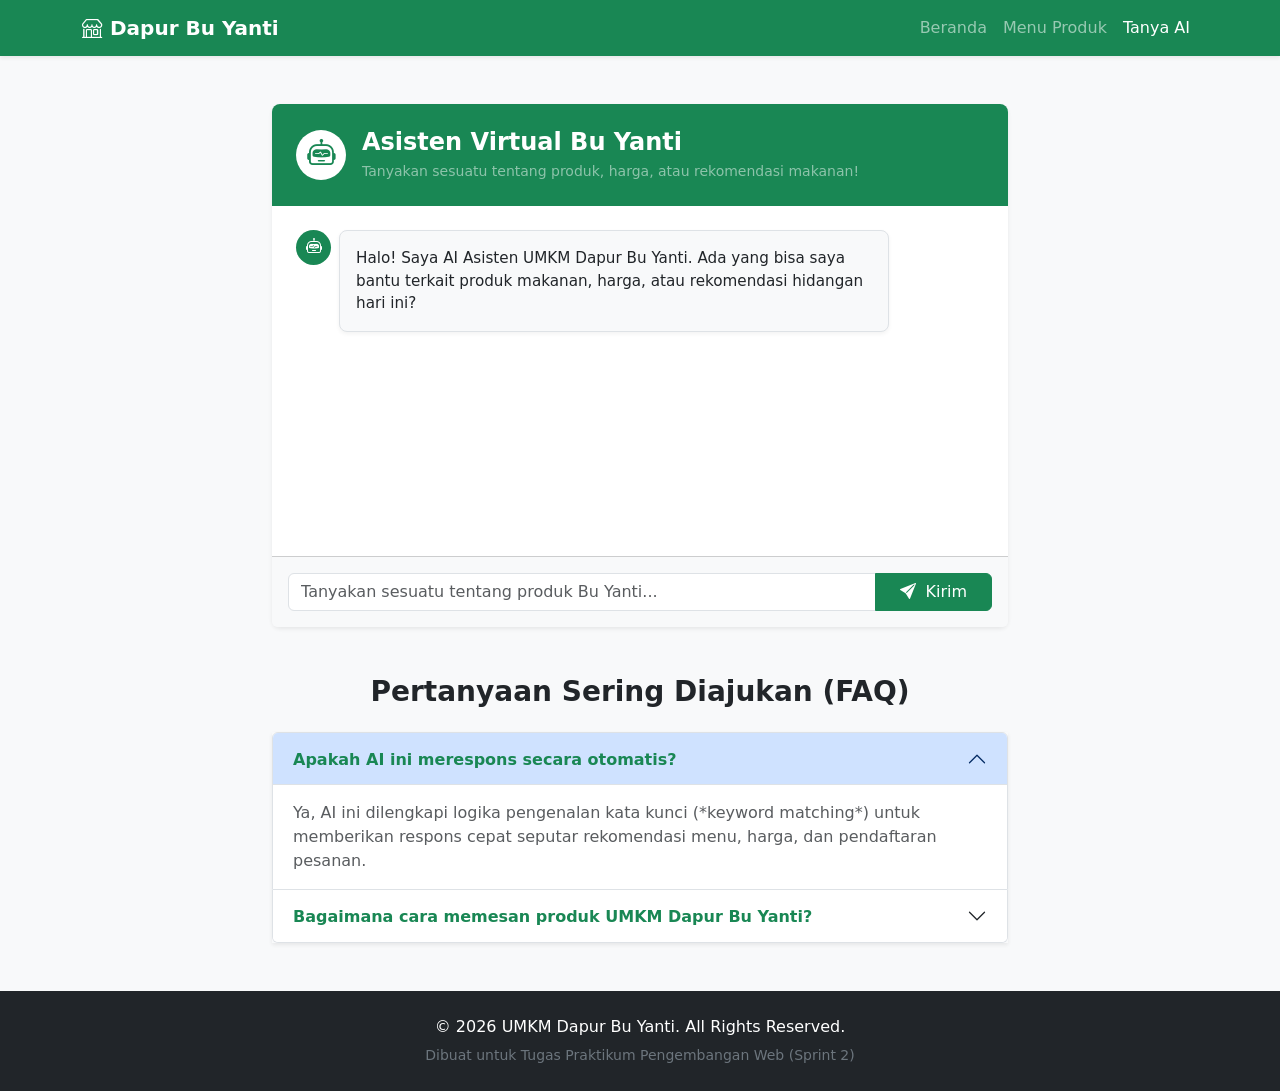
<file: tanya-ai.html>
<!DOCTYPE html>
<html lang="id">
<head>
    <meta charset="UTF-8">
    <meta name="viewport" content="width=device-width, initial-scale=1.0">
    <title>Dapur Bu Yanti - Tanya AI</title>
    <link href="https://cdn.jsdelivr.net/npm/bootstrap@5.3.3/dist/css/bootstrap.min.css" rel="stylesheet">
    <link rel="stylesheet" href="https://cdn.jsdelivr.net/npm/bootstrap-icons@1.11.3/font/bootstrap-icons.min.css">
    <link rel="stylesheet" href="style.css">
</head>
<body class="d-flex flex-column min-vh-100 bg-light">

    <header>
        <nav class="navbar navbar-expand-lg navbar-dark bg-success shadow-sm">
            <div class="container">
                <a class="navbar-brand fw-bold" href="index.html">
                    <i class="bi bi-shop me-2"></i>Dapur Bu Yanti
                </a>
                <button class="navbar-toggler" type="button" data-bs-toggle="collapse" data-bs-target="#navbarNav">
                    <span class="navbar-toggler-icon"></span>
                </button>
                <div class="collapse navbar-collapse" id="navbarNav">
                    <ul class="navbar-nav ms-auto">
                        <li class="nav-item"><a class="nav-link" href="index.html">Beranda</a></li>
                        <li class="nav-item"><a class="nav-link" href="menu.html">Menu Produk</a></li>
                        <li class="nav-item"><a class="nav-link active" aria-current="page" href="tanya-ai.html">Tanya AI</a></li>
                    </ul>
                </div>
            </div>
        </nav>
    </header>

    <main class="flex-grow-1 container py-5">
        <div class="row justify-content-center">
            <div class="col-12 col-lg-8">
                
                <!-- Chat AI Header Banner -->
                <div class="card shadow-sm border-0 mb-4 rounded-3">
                    <div class="card-body bg-success text-white p-4 rounded-top-3">
                        <div class="d-flex align-items-center">
                            <div class="bg-white text-success rounded-circle p-3 me-3 d-flex align-items-center justify-content-center" style="width: 50px; height: 50px;">
                                <i class="bi bi-robot fs-3"></i>
                            </div>
                            <div>
                                <h4 class="mb-1 fw-bold">Asisten Virtual Bu Yanti</h4>
                                <p class="mb-0 text-white-50 small">Tanyakan sesuatu tentang produk, harga, atau rekomendasi makanan!</p>
                            </div>
                        </div>
                    </div>

                    <!-- Area Percakapan Dinamis -->
                    <div class="card-body p-4 bg-white chat-box" id="chatBox" style="height: 350px; overflow-y: auto;">
                        
                        <!-- AI Salam Pertama -->
                        <div class="d-flex mb-3 align-items-start">
                            <div class="bg-success text-white rounded-circle me-2 d-flex align-items-center justify-content-center flex-shrink-0" style="width: 35px; height: 35px;">
                                <i class="bi bi-robot"></i>
                            </div>
                            <div class="chat-bubble-ai p-3 rounded-3 bg-light border text-dark">
                                Halo! Saya AI Asisten UMKM Dapur Bu Yanti. Ada yang bisa saya bantu terkait produk makanan, harga, atau rekomendasi hidangan hari ini?
                            </div>
                        </div>

                    </div>

                    <!-- Form Input Chat dengan Validasi -->
                    <div class="card-footer bg-light p-3">
                        <div id="errorMessage" class="alert alert-danger p-2 mb-2 small d-none" role="alert">
                            <i class="bi bi-exclamation-triangle-fill me-1"></i> Pertanyaan tidak boleh kosong!
                        </div>
                        <form id="chatForm">
                            <div class="input-group">
                                <input type="text" id="chatInput" class="form-control" placeholder="Tanyakan sesuatu tentang produk Bu Yanti..." aria-label="Pesan">
                                <button class="btn btn-success px-4" type="submit">
                                    <i class="bi bi-send-fill me-1"></i> Kirim
                                </button>
                            </div>
                        </form>
                    </div>
                </div>

                <!-- Section FAQ -->
                <section class="mt-5">
                    <h3 class="fw-bold text-center mb-4 text-dark">Pertanyaan Sering Diajukan (FAQ)</h3>
                    <div class="accordion shadow-sm" id="accordionFAQ">
                        <div class="accordion-item">
                            <h2 class="accordion-header" id="headingOne">
                                <button class="accordion-button fw-semibold text-success" type="button" data-bs-toggle="collapse" data-bs-target="#collapseOne">
                                    Apakah AI ini merespons secara otomatis?
                                </button>
                            </h2>
                            <div id="collapseOne" class="accordion-collapse collapse show" data-bs-parent="#accordionFAQ">
                                <div class="accordion-body text-muted">
                                    Ya, AI ini dilengkapi logika pengenalan kata kunci (*keyword matching*) untuk memberikan respons cepat seputar rekomendasi menu, harga, dan pendaftaran pesanan.
                                </div>
                            </div>
                        </div>

                        <div class="accordion-item">
                            <h2 class="accordion-header" id="headingTwo">
                                <button class="accordion-button collapsed fw-semibold text-success" type="button" data-bs-toggle="collapse" data-bs-target="#collapseTwo">
                                    Bagaimana cara memesan produk UMKM Dapur Bu Yanti?
                                </button>
                            </h2>
                            <div id="collapseTwo" class="accordion-collapse collapse" data-bs-parent="#accordionFAQ">
                                <div class="accordion-body text-muted">
                                    Anda dapat masuk ke halaman <strong>Menu Produk</strong>, memilih produk favorit Anda, lalu menekan tombol "Beli Sekarang".
                                </div>
                            </div>
                        </div>
                    </div>
                </section>

            </div>
        </div>
    </main>

    <footer class="bg-dark text-white py-4 mt-auto">
        <div class="container text-center">
            <p class="mb-1">&copy; 2026 UMKM Dapur Bu Yanti. All Rights Reserved.</p>
            <small class="text-secondary">Dibuat untuk Tugas Praktikum Pengembangan Web (Sprint 2)</small>
        </div>
    </footer>

    <script src="https://cdn.jsdelivr.net/npm/bootstrap@5.3.3/dist/js/bootstrap.bundle.min.js"></script>
    <script src="script.js"></script>
</body>
</html>
</file>
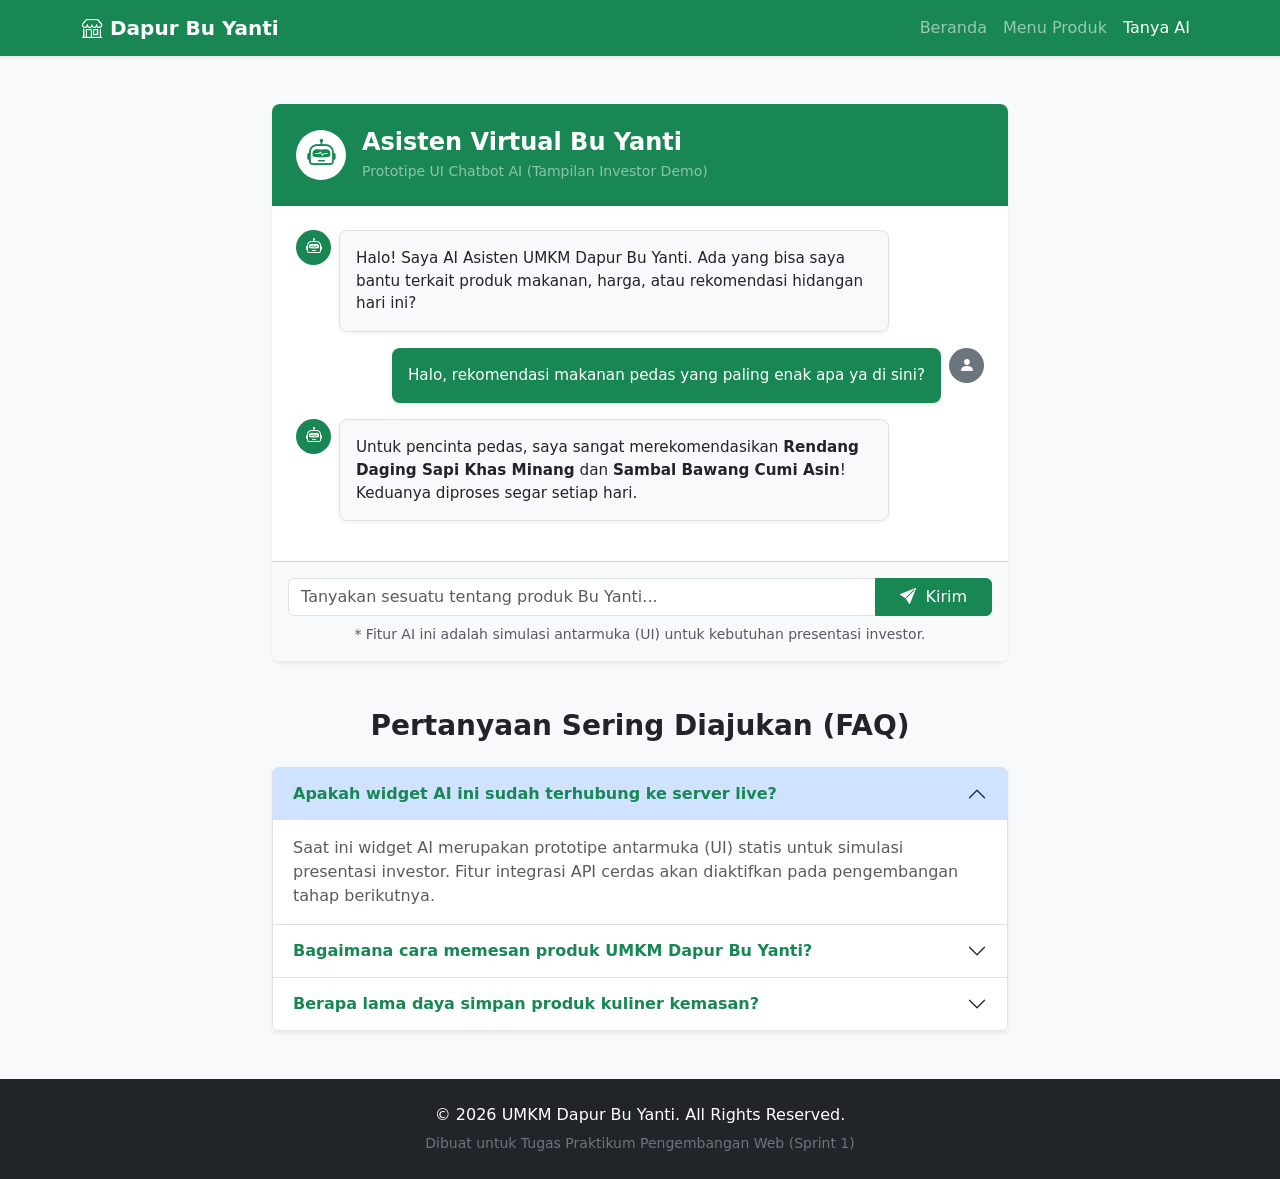
<file: tanya.ai.html>
<!DOCTYPE html>
<html lang="id">
<head>
    <meta charset="UTF-8">
    <meta name="viewport" content="width=device-width, initial-scale=1.0">
    <title>Dapur Bu Yanti - Tanya AI</title>
    <!-- Bootstrap 5 CDN CSS -->
    <link href="https://cdn.jsdelivr.net/npm/bootstrap@5.3.3/dist/css/bootstrap.min.css" rel="stylesheet">
    <!-- Bootstrap Icons -->
    <link rel="stylesheet" href="https://cdn.jsdelivr.net/npm/bootstrap-icons@1.11.3/font/bootstrap-icons.min.css">
    <!-- Custom CSS -->
    <link rel="stylesheet" href="style.css">
</head>
<body class="d-flex flex-column min-vh-100 bg-light">

    <!-- ======================================================== -->
    <!-- [NAVBAR IDENTIK - tanya-ai.html]                          -->
    <!-- Catatan: Class 'active' ada di link Tanya AI (tanya-ai)   -->
    <!-- ======================================================== -->
    <header>
        <nav class="navbar navbar-expand-lg navbar-dark bg-success shadow-sm">
            <div class="container">
                <a class="navbar-brand fw-bold" href="index.html">
                    <i class="bi bi-shop me-2"></i>Dapur Bu Yanti
                </a>
                <button class="navbar-toggler" type="button" data-bs-toggle="collapse" data-bs-target="#navbarNav" aria-controls="navbarNav" aria-expanded="false" aria-label="Toggle navigation">
                    <span class="navbar-toggler-icon"></span>
                </button>
                <div class="collapse navbar-collapse" id="navbarNav">
                    <ul class="navbar-nav ms-auto">
                        <li class="nav-item">
                            <a class="nav-link" href="index.html">Beranda</a>
                        </li>
                        <li class="nav-item">
                            <a class="nav-link" href="menu.html">Menu Produk</a>
                        </li>
                        <li class="nav-item">
                            <a class="nav-link active" aria-current="page" href="tanya-ai.html">Tanya AI</a>
                        </li>
                    </ul>
                </div>
            </div>
        </nav>
    </header>

    <!-- Main Content -->
    <main class="flex-grow-1 container py-5">
        <div class="row justify-content-center">
            <div class="col-12 col-lg-8">
                
                <!-- Chat AI Card Container -->
                <div class="card shadow-sm border-0 mb-4 rounded-3">
                    <div class="card-body bg-success text-white p-4 rounded-top-3">
                        <div class="d-flex align-items-center">
                            <div class="bg-white text-success rounded-circle p-3 me-3 d-flex align-items-center justify-content-center" style="width: 50px; height: 50px;">
                                <i class="bi bi-robot fs-3"></i>
                            </div>
                            <div>
                                <h4 class="mb-1 fw-bold">Asisten Virtual Bu Yanti</h4>
                                <p class="mb-0 text-white-50 small">Prototipe UI Chatbot AI (Tampilan Investor Demo)</p>
                            </div>
                        </div>
                    </div>

                    <!-- Area Chat Bubble Statis (Dummy) -->
                    <div class="card-body p-4 bg-white chat-box" style="min-height: 280px; max-height: 400px; overflow-y: auto;">
                        <!-- AI Bubble -->
                        <div class="d-flex mb-3 align-items-start">
                            <div class="bg-success text-white rounded-circle me-2 d-flex align-items-center justify-content-center flex-shrink-0" style="width: 35px; height: 35px;">
                                <i class="bi bi-robot"></i>
                            </div>
                            <div class="chat-bubble-ai p-3 rounded-3 bg-light border text-dark">
                                Halo! Saya AI Asisten UMKM Dapur Bu Yanti. Ada yang bisa saya bantu terkait produk makanan, harga, atau rekomendasi hidangan hari ini?
                            </div>
                        </div>

                        <!-- User Bubble -->
                        <div class="d-flex mb-3 justify-content-end align-items-start">
                            <div class="chat-bubble-user p-3 rounded-3 bg-success text-white">
                                Halo, rekomendasi makanan pedas yang paling enak apa ya di sini?
                            </div>
                            <div class="bg-secondary text-white rounded-circle ms-2 d-flex align-items-center justify-content-center flex-shrink-0" style="width: 35px; height: 35px;">
                                <i class="bi bi-person-fill"></i>
                            </div>
                        </div>

                        <!-- AI Bubble Response -->
                        <div class="d-flex mb-3 align-items-start">
                            <div class="bg-success text-white rounded-circle me-2 d-flex align-items-center justify-content-center flex-shrink-0" style="width: 35px; height: 35px;">
                                <i class="bi bi-robot"></i>
                            </div>
                            <div class="chat-bubble-ai p-3 rounded-3 bg-light border text-dark">
                                Untuk pencinta pedas, saya sangat merekomendasikan <strong>Rendang Daging Sapi Khas Minang</strong> dan <strong>Sambal Bawang Cumi Asin</strong>! Keduanya diproses segar setiap hari.
                            </div>
                        </div>
                    </div>

                    <!-- Input Form Chat Statis -->
                    <div class="card-footer bg-light p-3">
                        <form onsubmit="return false;">
                            <div class="input-group">
                                <input type="text" class="form-control" placeholder="Tanyakan sesuatu tentang produk Bu Yanti..." aria-label="Pesan">
                                <button class="btn btn-success px-4" type="button">
                                    <i class="bi bi-send-fill me-1"></i> Kirim
                                </button>
                            </div>
                            <small class="text-muted mt-2 d-block text-center">* Fitur AI ini adalah simulasi antarmuka (UI) untuk kebutuhan presentasi investor.</small>
                        </form>
                    </div>
                </div>

                <!-- Accordion FAQ -->
                <section class="mt-5">
                    <h3 class="fw-bold text-center mb-4 text-dark">Pertanyaan Sering Diajukan (FAQ)</h3>
                    <div class="accordion shadow-sm" id="accordionFAQ">
                        <div class="accordion-item">
                            <h2 class="accordion-header" id="headingOne">
                                <button class="accordion-button fw-semibold text-success" type="button" data-bs-toggle="collapse" data-bs-target="#collapseOne" aria-expanded="true" aria-controls="collapseOne">
                                    Apakah widget AI ini sudah terhubung ke server live?
                                </button>
                            </h2>
                            <div id="collapseOne" class="accordion-collapse collapse show" aria-labelledby="headingOne" data-bs-parent="#accordionFAQ">
                                <div class="accordion-body text-muted">
                                    Saat ini widget AI merupakan prototipe antarmuka (UI) statis untuk simulasi presentasi investor. Fitur integrasi API cerdas akan diaktifkan pada pengembangan tahap berikutnya.
                                </div>
                            </div>
                        </div>

                        <div class="accordion-item">
                            <h2 class="accordion-header" id="headingTwo">
                                <button class="accordion-button collapsed fw-semibold text-success" type="button" data-bs-toggle="collapse" data-bs-target="#collapseTwo" aria-expanded="false" aria-controls="collapseTwo">
                                    Bagaimana cara memesan produk UMKM Dapur Bu Yanti?
                                </button>
                            </h2>
                            <div id="collapseTwo" class="accordion-collapse collapse" aria-labelledby="headingTwo" data-bs-parent="#accordionFAQ">
                                <div class="accordion-body text-muted">
                                    Anda dapat masuk ke halaman <strong>Menu Produk</strong>, memilih produk favorit Anda, lalu menekan tombol "Beli Sekarang" untuk diarahkan langsung ke WhatsApp layanan pelanggan.
                                </div>
                            </div>
                        </div>

                        <div class="accordion-item">
                            <h2 class="accordion-header" id="headingThree">
                                <button class="accordion-button collapsed fw-semibold text-success" type="button" data-bs-toggle="collapse" data-bs-target="#collapseThree" aria-expanded="false" aria-controls="collapseThree">
                                    Berapa lama daya simpan produk kuliner kemasan?
                                </button>
                            </h2>
                            <div id="collapseThree" class="accordion-collapse collapse" aria-labelledby="headingThree" data-bs-parent="#accordionFAQ">
                                <div class="accordion-body text-muted">
                                    Produk kemasan vakum seperti Rendang dan Ayam dapat bertahan hingga 1 bulan di dalam freezer, sedangkan cemilan kering seperti Keripik Tempe tahan hingga 3 bulan.
                                </div>
                            </div>
                        </div>
                    </div>
                </section>

            </div>
        </div>
    </main>

    <!-- Footer -->
    <footer class="bg-dark text-white py-4 mt-auto">
        <div class="container text-center">
            <p class="mb-1">&copy; 2026 UMKM Dapur Bu Yanti. All Rights Reserved.</p>
            <small class="text-secondary">Dibuat untuk Tugas Praktikum Pengembangan Web (Sprint 1)</small>
        </div>
    </footer>

    <!-- Bootstrap 5 Bundle JS -->
    <script src="https://cdn.jsdelivr.net/npm/bootstrap@5.3.3/dist/js/bootstrap.bundle.min.js"></script>
</body>
</html>
</file>
<file: style.css>
/* Custom CSS Tambahan Sprint 2 */

.card-img-custom {
    height: 200px;
    object-fit: cover;
}

.hero-bg {
    background: linear-gradient(135deg, rgba(25, 135, 84, 0.9), rgba(33, 37, 41, 0.95)), 
                url('https://images.unsplash.com/photo-1555396273-367ea4eb4db5?auto=format&fit=crop&w=1200&q=80');
    background-size: cover;
    background-position: center;
}

.max-w-600 {
    max-width: 600px;
}

.chat-bubble-ai {
    max-width: 80%;
    font-size: 0.95rem;
    box-shadow: 0 2px 4px rgba(0, 0, 0, 0.05);
}

.chat-bubble-user {
    max-width: 80%;
    font-size: 0.95rem;
    box-shadow: 0 2px 4px rgba(0, 0, 0, 0.1);
}

/* Transisi halus untuk Card & Filter */
.card, .menu-item {
    transition: transform 0.2s ease, box-shadow 0.2s ease, opacity 0.3s ease;
}

.card:hover {
    transform: translateY(-4px);
    box-shadow: 0 10px 20px rgba(0, 0, 0, 0.12) !important;
}

#backToTopBtn {
    transition: opacity 0.3s ease, transform 0.2s ease;
}

#backToTopBtn:hover {
    transform: scale(1.1);
}
</file>
